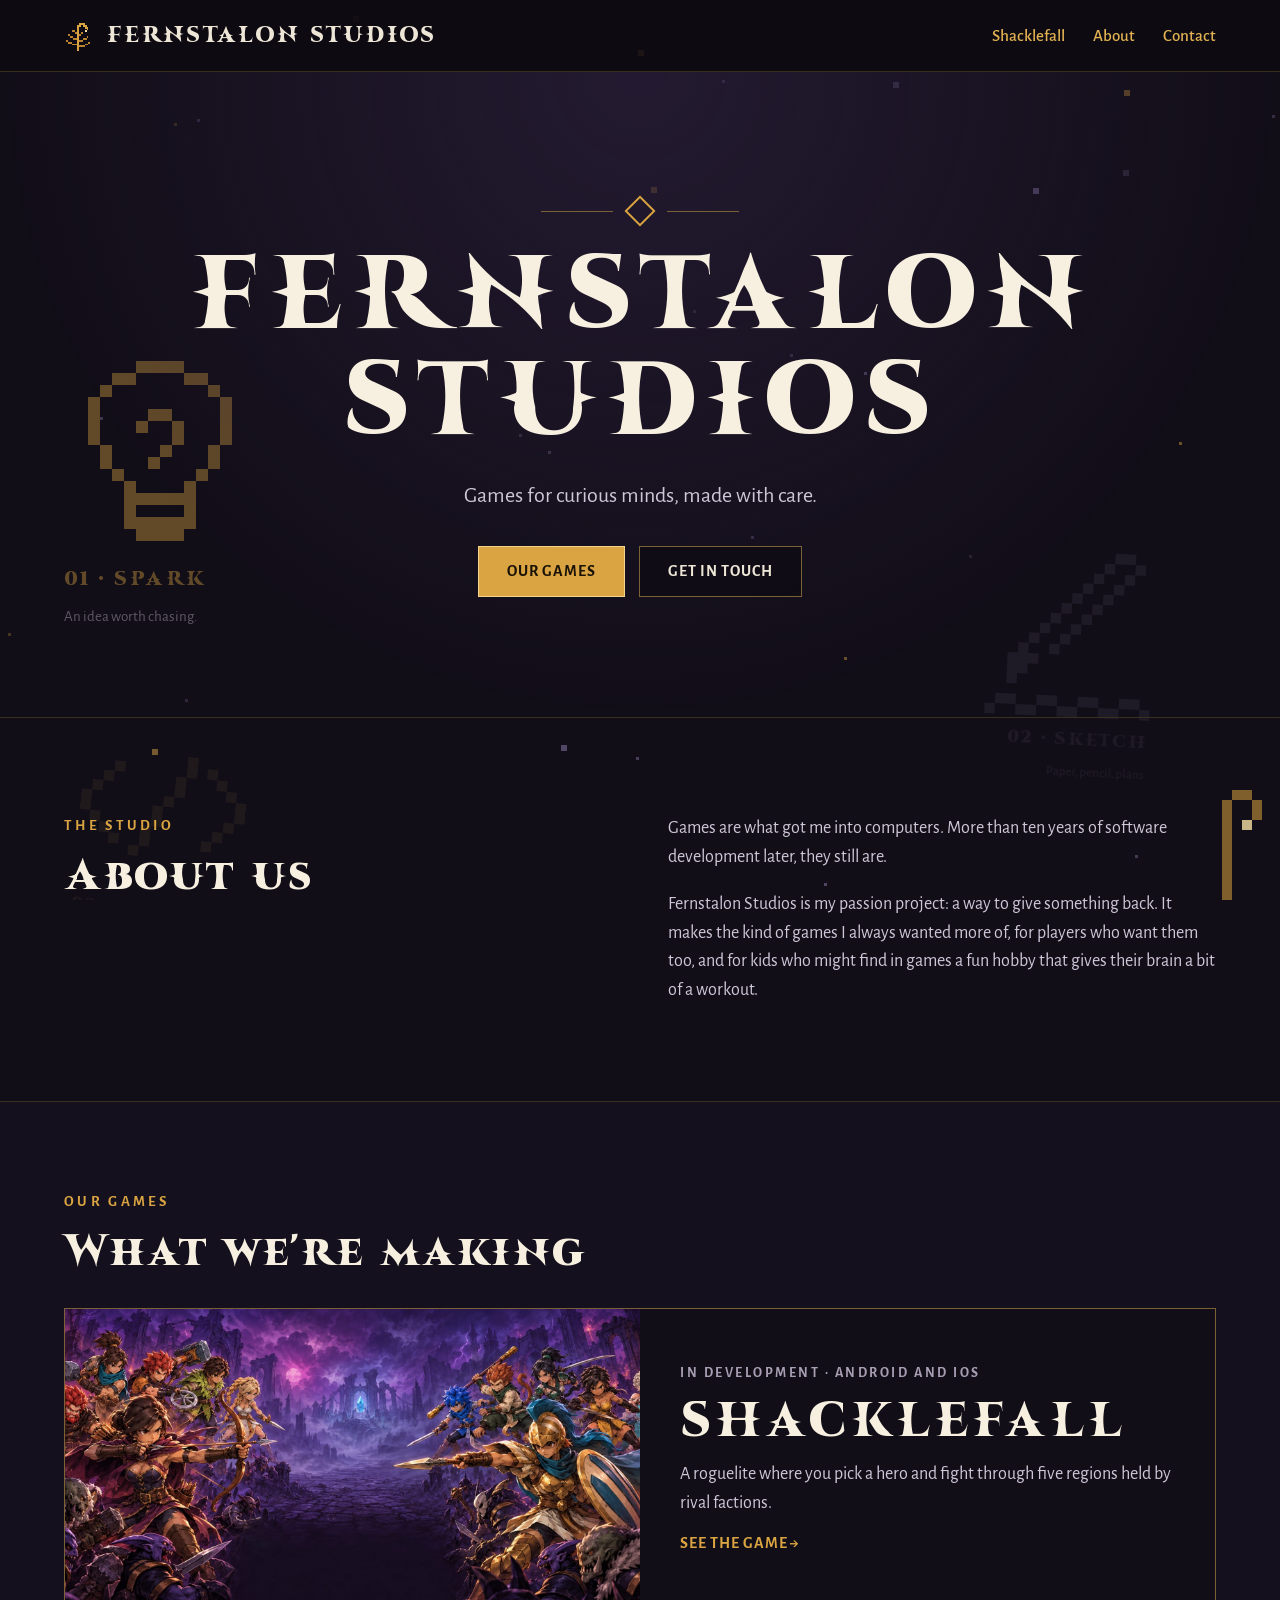
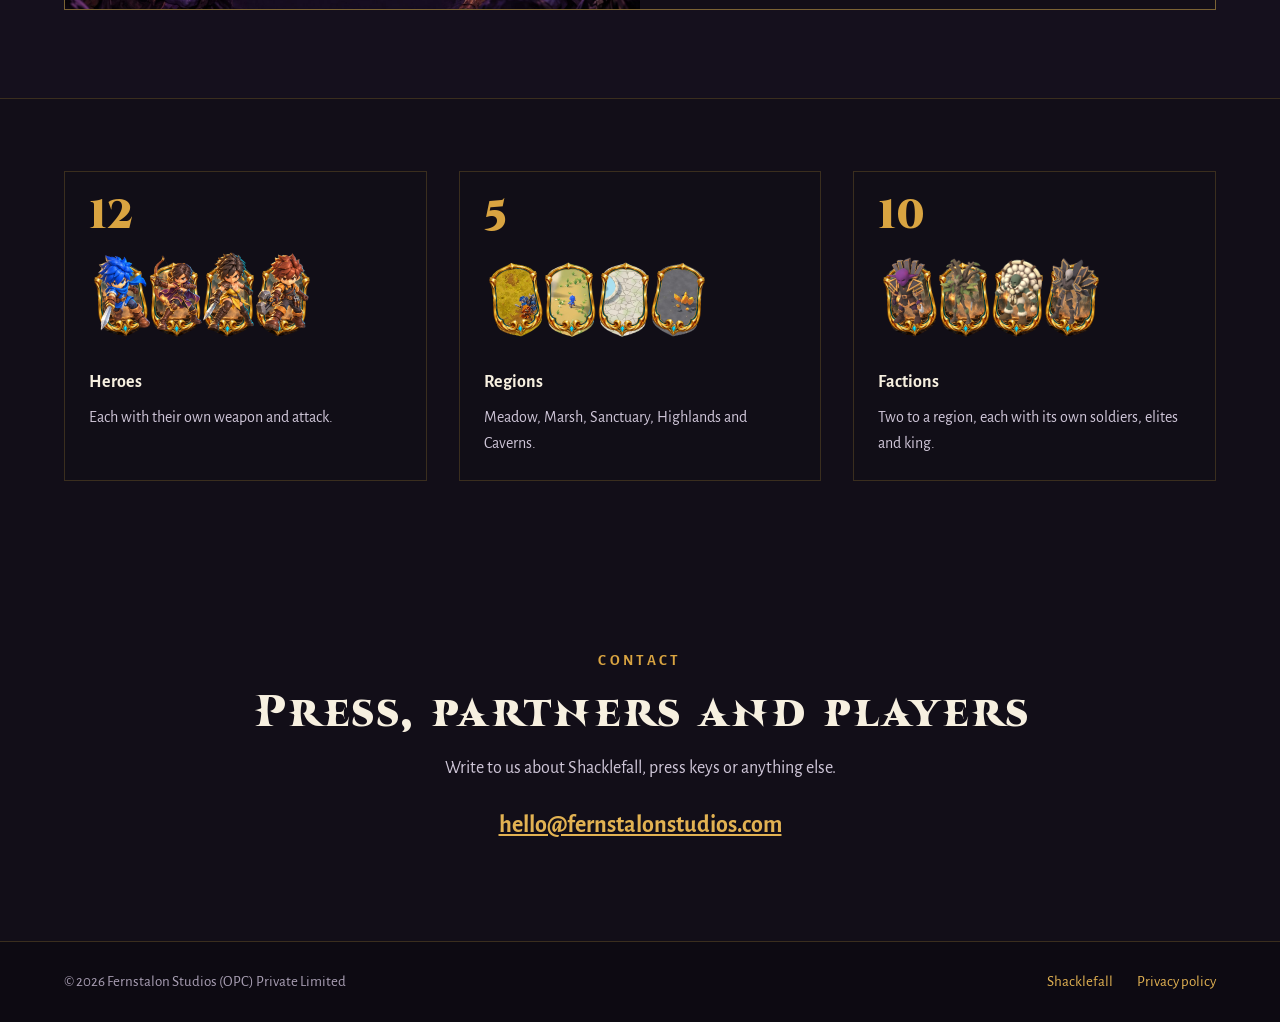
<file: index.html>
<!doctype html>
<html lang="en">
<head>
<meta charset="utf-8">
<meta name="viewport" content="width=device-width, initial-scale=1">
<title>Fernstalon Studios</title>
<meta name="description" content="Fernstalon Studios makes games for curious minds. Our first game is Shacklefall, a mobile roguelite for Android and iOS.">
<link rel="canonical" href="https://fernstalonstudios.com/">
<meta property="og:type" content="website">
<meta property="og:site_name" content="Fernstalon Studios">
<meta property="og:title" content="Fernstalon Studios">
<meta property="og:description" content="Games for curious minds, made with care.">
<meta property="og:url" content="https://fernstalonstudios.com/">
<meta property="og:image" content="https://fernstalonstudios.com/assets/img/og-image.jpg">
<meta name="twitter:card" content="summary_large_image">
<meta name="theme-color" content="#120E18">
<link rel="icon" href="/assets/img/logo.svg" type="image/svg+xml">
<link rel="icon" href="/assets/img/favicon-32.png" sizes="32x32" type="image/png">
<link rel="apple-touch-icon" href="/assets/img/apple-touch-icon.png">
<link rel="preconnect" href="https://fonts.googleapis.com">
<link rel="preconnect" href="https://fonts.gstatic.com" crossorigin>
<link rel="stylesheet" href="https://fonts.googleapis.com/css2?family=Alegreya+Sans:wght@400;500;700&display=swap">
<link rel="stylesheet" href="/assets/site.css">
</head>
<body class="has-cycle">
<a class="skip" href="#main">Skip to content</a>
<div class="dev-cycle" aria-hidden="true"></div>
<div class="page">

<header class="site-header">
<nav class="wrap" aria-label="Main">
<a class="brand" href="/"><img src="/assets/img/logo.svg" alt="" width="30" height="30"><span>FERNSTALON STUDIOS</span></a>
<div class="nav-links">
<a href="/shacklefall/">Shacklefall</a>
<a href="#about">About</a>
<a href="#contact">Contact</a>
</div>
</nav>
</header>

<main id="main">
<section class="studio-hero">
<div class="wrap">
<div class="ornament" aria-hidden="true"><i></i><b></b><i></i></div>
<h1>FERNSTALON<br>STUDIOS</h1>
<p>Games for curious minds, made with care.</p>
<div class="actions">
<a class="btn btn-gold" href="#games">Our games</a>
<a class="btn" href="#contact">Get in touch</a>
</div>
</div>
</section>

<section id="about" class="wrap split">
<div class="stack">
<div class="eyebrow">The studio</div>
<h2 class="section-title">About us</h2>
</div>
<div class="stack-lg muted">
<p>Games are what got me into computers. More than ten years of software development later, they still are.</p>
<p>Fernstalon Studios is my passion project: a way to give something back. It makes the kind of games I always wanted more of, for players who want them too, and for kids who might find in games a fun hobby that gives their brain a bit of a workout.</p>
</div>
</section>

<section id="games" class="band">
<div class="wrap">
<div class="stack">
<div class="eyebrow">Our games</div>
<h2 class="section-title">What we're making</h2>
</div>
<a class="game-card" href="/shacklefall/">
<img src="/assets/img/key-art.jpg" alt="Shacklefall key art: heroes facing a horde in a ruined violet land" width="1920" height="864">
<div class="body">
<div class="meta">In development · Android and iOS</div>
<div class="name">SHACKLEFALL</div>
<p class="muted">A roguelite where you pick a hero and fight through five regions held by rival factions.</p>
<span class="more">See the game →</span>
</div>
</a>
</div>
</section>

<section class="wrap stats" aria-label="Shacklefall at a glance">
<div class="stat">
<div class="num">12</div>
<div class="fan" aria-hidden="true">
<div class="card"><img src="/assets/img/card-background.png" alt=""><img src="/assets/img/card-frame.png" alt=""><img class="portrait" src="/assets/img/hero-co01.png" alt=""></div>
<div class="card"><img src="/assets/img/card-background.png" alt=""><img src="/assets/img/card-frame.png" alt=""><img class="portrait" src="/assets/img/hero-co19.png" alt=""></div>
<div class="card"><img src="/assets/img/card-background.png" alt=""><img src="/assets/img/card-frame.png" alt=""><img class="portrait" src="/assets/img/hero-co62.png" alt=""></div>
<div class="card"><img src="/assets/img/card-background.png" alt=""><img src="/assets/img/card-frame.png" alt=""><img class="portrait" src="/assets/img/hero-co03.png" alt=""></div>
</div>
<div class="foot"><div class="label">Heroes</div><div class="line">Each with their own weapon and attack.</div></div>
</div>
<div class="stat">
<div class="num">5</div>
<div class="fan" aria-hidden="true">
<div class="card"><div class="window"><img src="/assets/img/region-meadow.jpg" alt=""></div><img src="/assets/img/card-frame.png" alt=""></div>
<div class="card"><div class="window"><img src="/assets/img/region-highlands.jpg" alt=""></div><img src="/assets/img/card-frame.png" alt=""></div>
<div class="card"><div class="window"><img src="/assets/img/region-sanctuary.jpg" alt=""></div><img src="/assets/img/card-frame.png" alt=""></div>
<div class="card"><div class="window"><img src="/assets/img/region-caverns.jpg" alt=""></div><img src="/assets/img/card-frame.png" alt=""></div>
</div>
<div class="foot"><div class="label">Regions</div><div class="line">Meadow, Marsh, Sanctuary, Highlands and Caverns.</div></div>
</div>
<div class="stat">
<div class="num">10</div>
<div class="fan" aria-hidden="true">
<div class="card"><img src="/assets/img/card-background.png" alt=""><img src="/assets/img/card-frame.png" alt=""><img class="king" src="/assets/img/king-f01.png" alt=""></div>
<div class="card"><img src="/assets/img/card-background.png" alt=""><img src="/assets/img/card-frame.png" alt=""><img class="king" src="/assets/img/king-f05.png" alt=""></div>
<div class="card"><img src="/assets/img/card-background.png" alt=""><img src="/assets/img/card-frame.png" alt=""><img class="king" src="/assets/img/king-f08.png" alt=""></div>
<div class="card"><img src="/assets/img/card-background.png" alt=""><img src="/assets/img/card-frame.png" alt=""><img class="king" src="/assets/img/king-f10.png" alt=""></div>
</div>
<div class="foot"><div class="label">Factions</div><div class="line">Two to a region, each with its own soldiers, elites and king.</div></div>
</div>
</section>

<section id="contact" class="wrap contact">
<div class="eyebrow">Contact</div>
<h2 class="section-title">Press, partners and players</h2>
<p class="muted" style="max-width: 560px">Write to us about Shacklefall, press keys or anything else.</p>
<a class="mail" href="mailto:hello@fernstalonstudios.com">hello@fernstalonstudios.com</a>
</section>
</main>

<footer class="site-footer">
<div class="wrap">
<span>© 2026 Fernstalon Studios (OPC) Private Limited</span>
<div class="links"><a href="/shacklefall/">Shacklefall</a><a href="/privacy/">Privacy policy</a></div>
</div>
</footer>
</div>
<script src="/assets/dev-cycle.js" defer></script>
<script src="/assets/contact.js" defer></script>
</body>
</html>
</file>
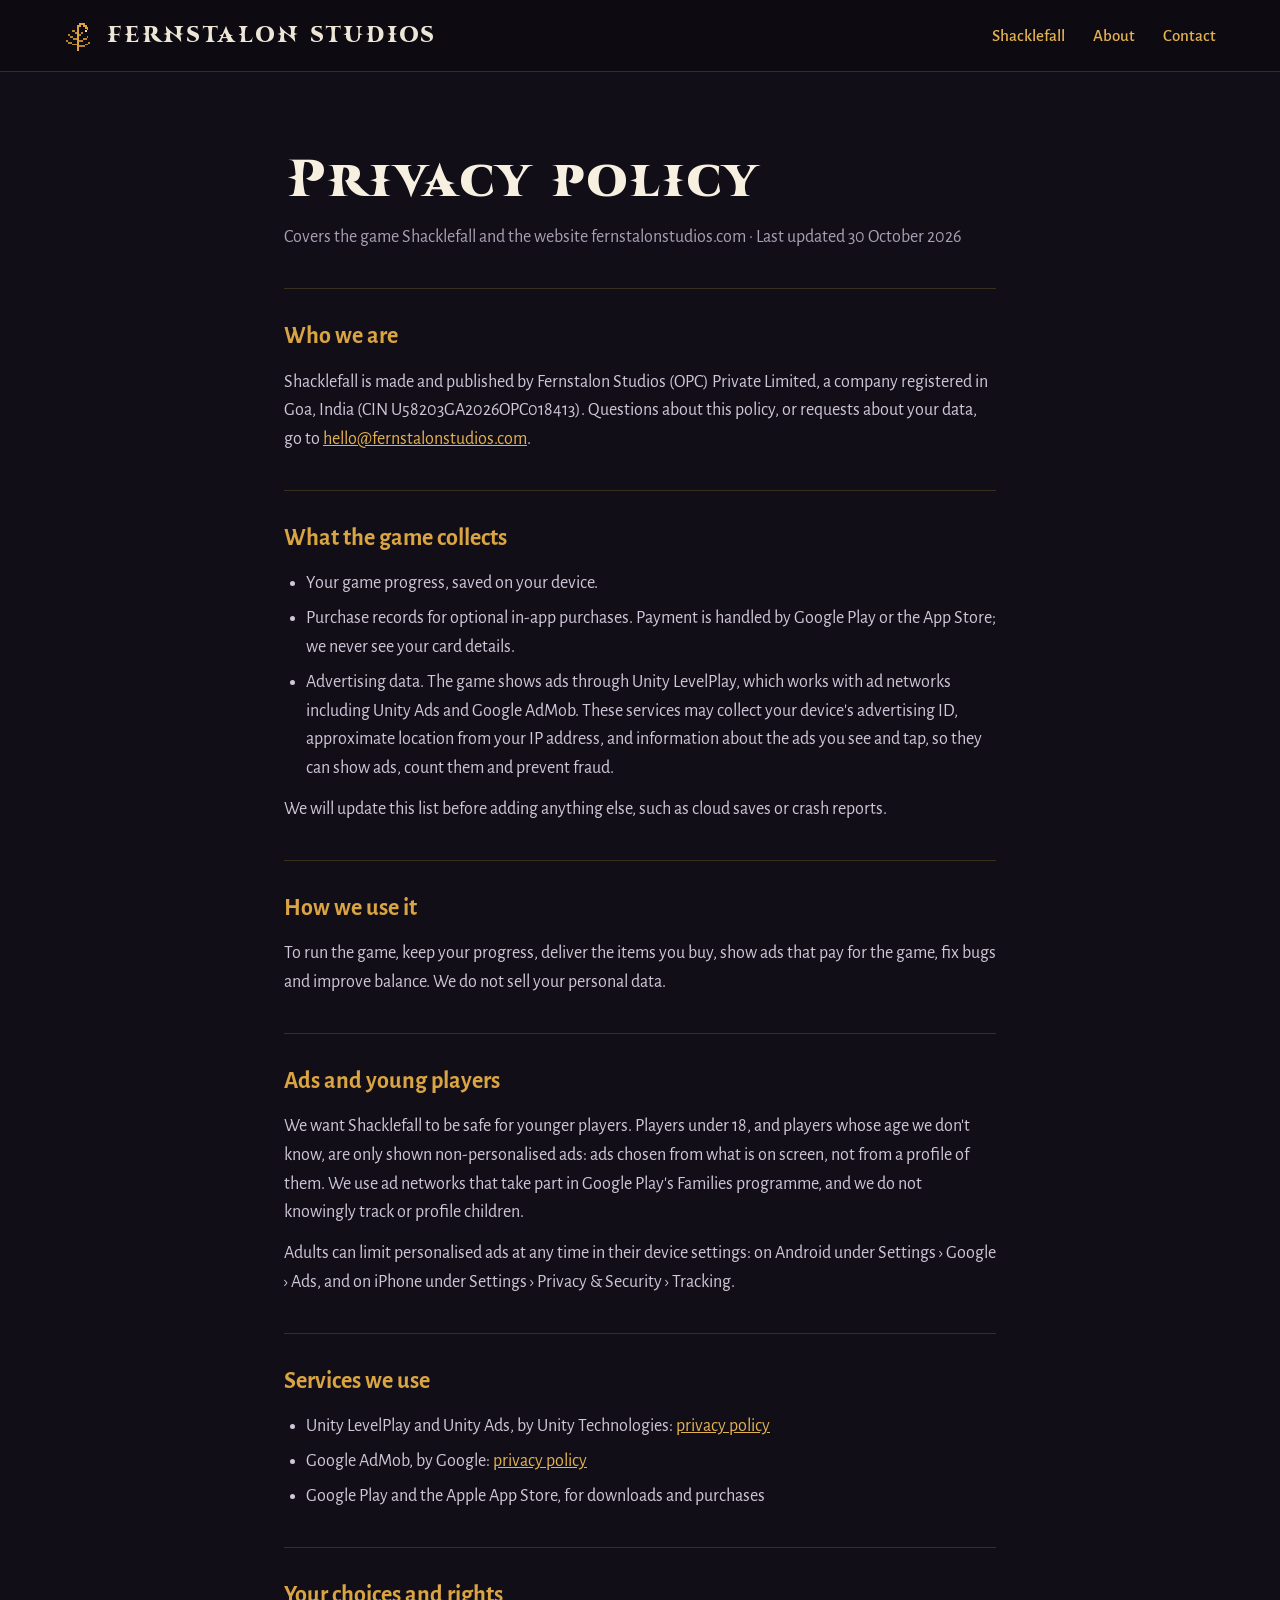
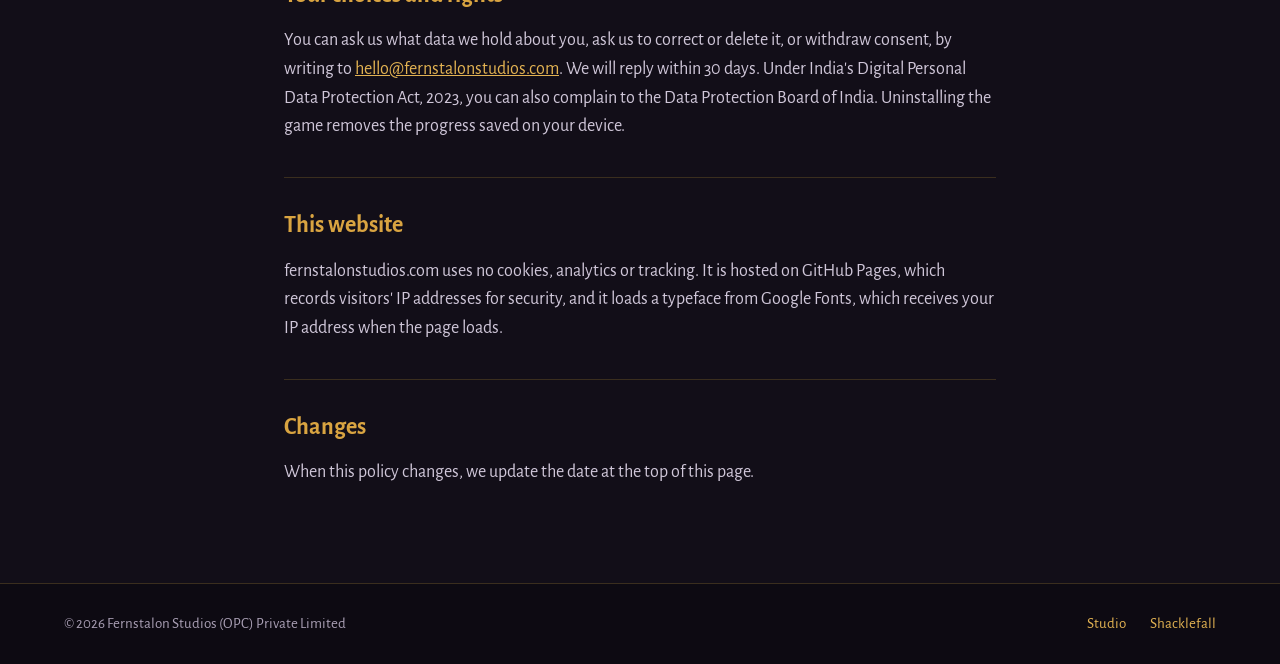
<file: privacy/index.html>
<!doctype html>
<html lang="en">
<head>
<meta charset="utf-8">
<meta name="viewport" content="width=device-width, initial-scale=1">
<title>Privacy policy — Fernstalon Studios</title>
<meta name="description" content="How Shacklefall and fernstalonstudios.com handle your data.">
<link rel="canonical" href="https://fernstalonstudios.com/privacy/">
<meta name="theme-color" content="#120E18">
<link rel="icon" href="/assets/img/logo.svg" type="image/svg+xml">
<link rel="icon" href="/assets/img/favicon-32.png" sizes="32x32" type="image/png">
<link rel="apple-touch-icon" href="/assets/img/apple-touch-icon.png">
<link rel="preconnect" href="https://fonts.googleapis.com">
<link rel="preconnect" href="https://fonts.gstatic.com" crossorigin>
<link rel="stylesheet" href="https://fonts.googleapis.com/css2?family=Alegreya+Sans:wght@400;500;700&display=swap">
<link rel="stylesheet" href="/assets/site.css">
</head>
<body>
<a class="skip" href="#main">Skip to content</a>
<div class="page">

<header class="site-header">
<nav class="wrap" aria-label="Main">
<a class="brand" href="/"><img src="/assets/img/logo.svg" alt="" width="30" height="30"><span>FERNSTALON STUDIOS</span></a>
<div class="nav-links">
<a href="/shacklefall/">Shacklefall</a>
<a href="/#about">About</a>
<a href="/#contact">Contact</a>
</div>
</nav>
</header>

<main id="main" class="legal">
<div class="stack">
<h1>Privacy policy</h1>
<p style="color: var(--text-3)">Covers the game Shacklefall and the website fernstalonstudios.com · Last updated 30 October 2026</p>
</div>

<section>
<h2>Who we are</h2>
<p>Shacklefall is made and published by Fernstalon Studios (OPC) Private Limited, a company registered in Goa, India (CIN U58203GA2026OPC018413). Questions about this policy, or requests about your data, go to <a href="mailto:hello@fernstalonstudios.com">hello@fernstalonstudios.com</a>.</p>
</section>

<section>
<h2>What the game collects</h2>
<ul>
<li>Your game progress, saved on your device.</li>
<li>Purchase records for optional in-app purchases. Payment is handled by Google Play or the App Store; we never see your card details.</li>
<li>Advertising data. The game shows ads through Unity LevelPlay, which works with ad networks including Unity Ads and Google AdMob. These services may collect your device's advertising ID, approximate location from your IP address, and information about the ads you see and tap, so they can show ads, count them and prevent fraud.</li>
</ul>
<p>We will update this list before adding anything else, such as cloud saves or crash reports.</p>
</section>

<section>
<h2>How we use it</h2>
<p>To run the game, keep your progress, deliver the items you buy, show ads that pay for the game, fix bugs and improve balance. We do not sell your personal data.</p>
</section>

<section>
<h2>Ads and young players</h2>
<p>We want Shacklefall to be safe for younger players. Players under 18, and players whose age we don't know, are only shown non-personalised ads: ads chosen from what is on screen, not from a profile of them. We use ad networks that take part in Google Play's Families programme, and we do not knowingly track or profile children.</p>
<p>Adults can limit personalised ads at any time in their device settings: on Android under Settings › Google › Ads, and on iPhone under Settings › Privacy &amp; Security › Tracking.</p>
</section>

<section>
<h2>Services we use</h2>
<ul>
<li>Unity LevelPlay and Unity Ads, by Unity Technologies: <a href="https://unity.com/legal/game-player-and-app-user-privacy-policy">privacy policy</a></li>
<li>Google AdMob, by Google: <a href="https://policies.google.com/privacy">privacy policy</a></li>
<li>Google Play and the Apple App Store, for downloads and purchases</li>
</ul>
</section>

<section>
<h2>Your choices and rights</h2>
<p>You can ask us what data we hold about you, ask us to correct or delete it, or withdraw consent, by writing to <a href="mailto:hello@fernstalonstudios.com">hello@fernstalonstudios.com</a>. We will reply within 30 days. Under India's Digital Personal Data Protection Act, 2023, you can also complain to the Data Protection Board of India. Uninstalling the game removes the progress saved on your device.</p>
</section>

<section>
<h2>This website</h2>
<p>fernstalonstudios.com uses no cookies, analytics or tracking. It is hosted on GitHub Pages, which records visitors' IP addresses for security, and it loads a typeface from Google Fonts, which receives your IP address when the page loads.</p>
</section>

<section>
<h2>Changes</h2>
<p>When this policy changes, we update the date at the top of this page.</p>
</section>
</main>

<footer class="site-footer">
<div class="wrap">
<span>© 2026 Fernstalon Studios (OPC) Private Limited</span>
<div class="links"><a href="/">Studio</a><a href="/shacklefall/">Shacklefall</a></div>
</div>
</footer>
</div>
<script src="/assets/contact.js" defer></script>
</body>
</html>
</file>
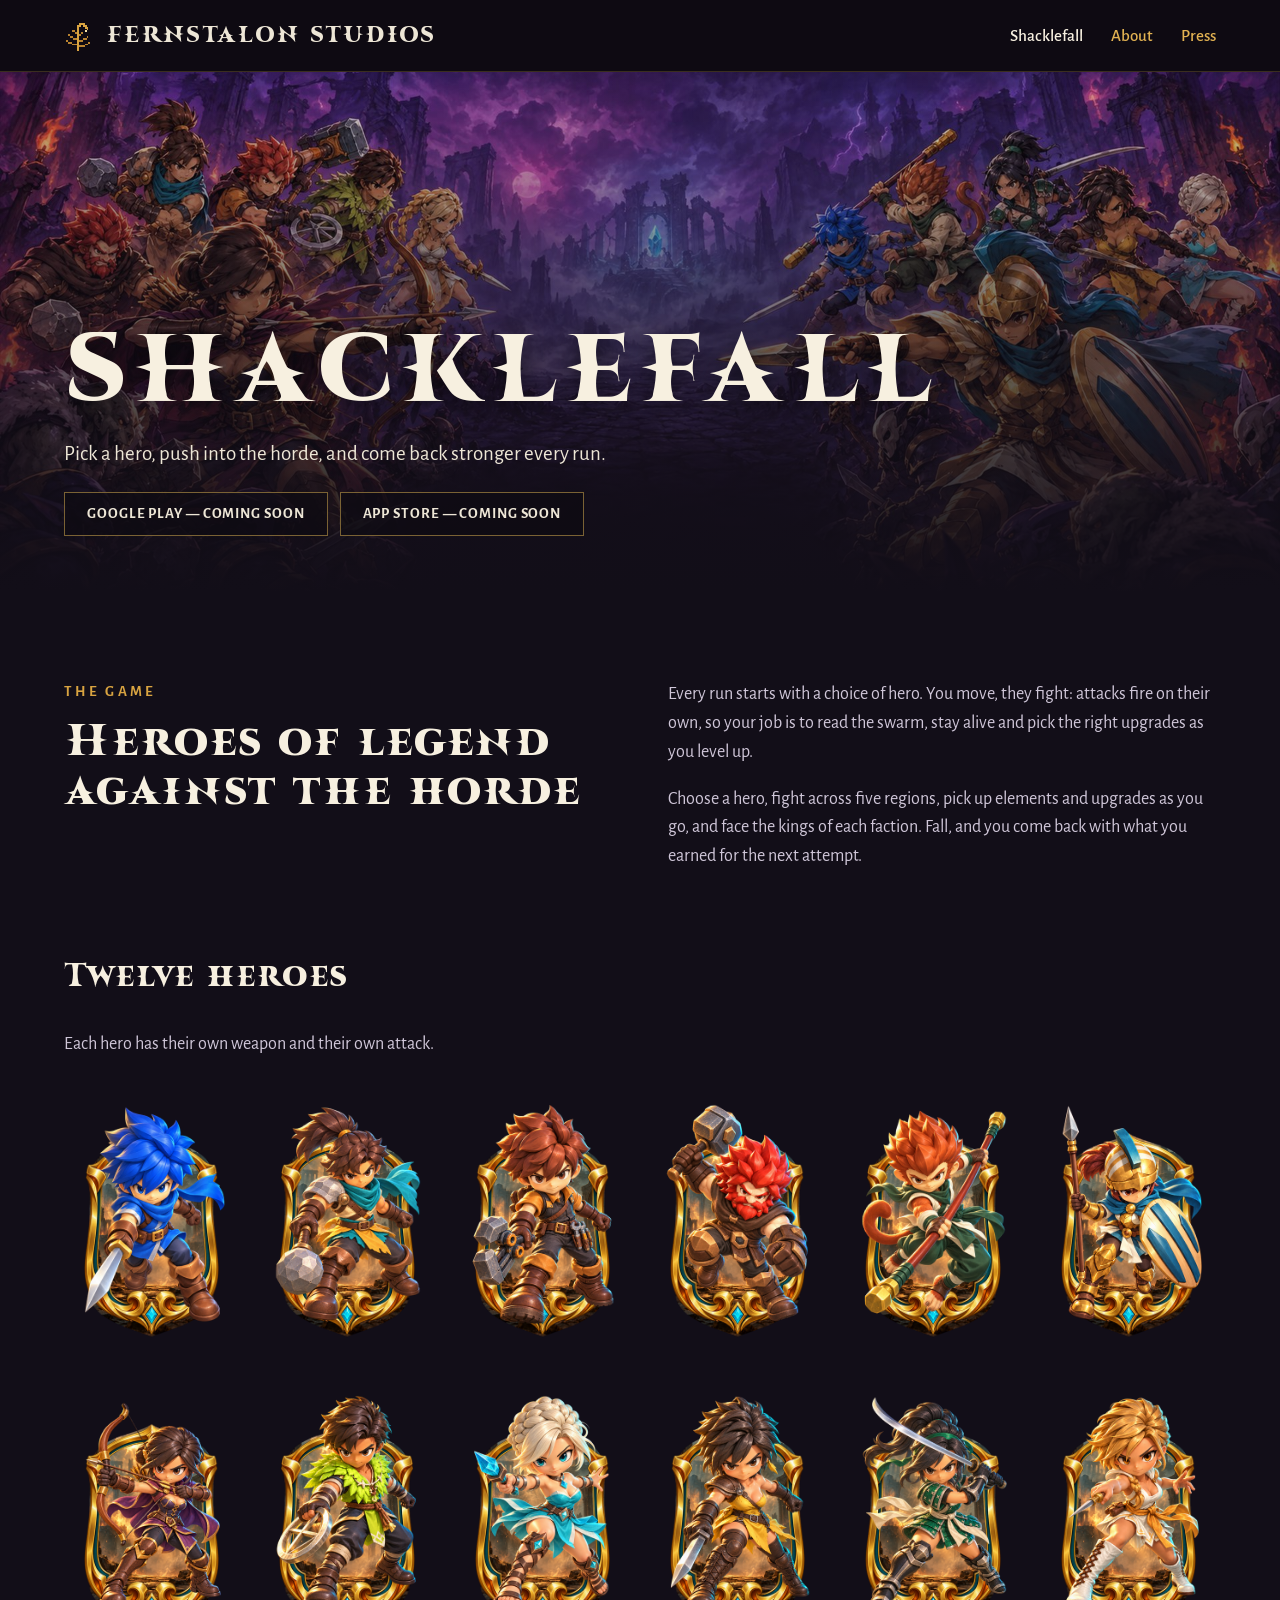
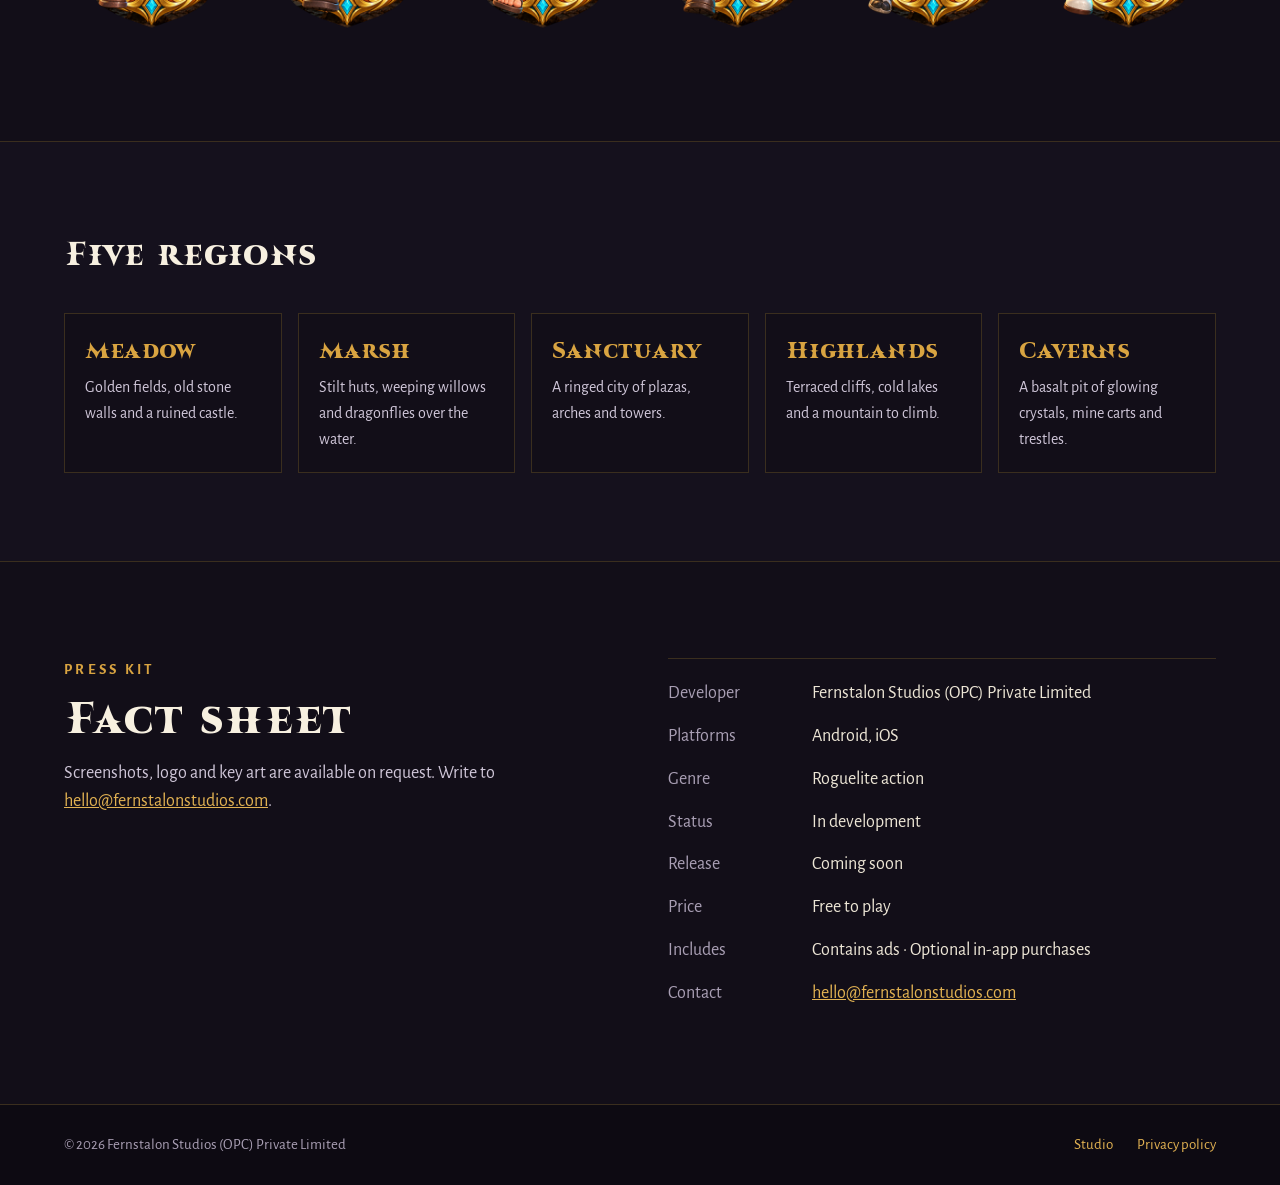
<file: shacklefall/index.html>
<!doctype html>
<html lang="en">
<head>
<meta charset="utf-8">
<meta name="viewport" content="width=device-width, initial-scale=1">
<title>Shacklefall — Fernstalon Studios</title>
<meta name="description" content="Shacklefall is a free-to-play roguelite for Android and iOS. Pick a hero, fight through five regions and break the factions that hold them.">
<link rel="canonical" href="https://fernstalonstudios.com/shacklefall/">
<meta property="og:type" content="website">
<meta property="og:site_name" content="Fernstalon Studios">
<meta property="og:title" content="Shacklefall">
<meta property="og:description" content="Pick a hero, push into the horde, and come back stronger every run.">
<meta property="og:url" content="https://fernstalonstudios.com/shacklefall/">
<meta property="og:image" content="https://fernstalonstudios.com/assets/img/og-image.jpg">
<meta name="twitter:card" content="summary_large_image">
<meta name="theme-color" content="#120E18">
<link rel="icon" href="/assets/img/logo.svg" type="image/svg+xml">
<link rel="icon" href="/assets/img/favicon-32.png" sizes="32x32" type="image/png">
<link rel="apple-touch-icon" href="/assets/img/apple-touch-icon.png">
<link rel="preconnect" href="https://fonts.googleapis.com">
<link rel="preconnect" href="https://fonts.gstatic.com" crossorigin>
<link rel="stylesheet" href="https://fonts.googleapis.com/css2?family=Alegreya+Sans:wght@400;500;700&display=swap">
<link rel="stylesheet" href="/assets/site.css">
</head>
<body>
<a class="skip" href="#main">Skip to content</a>
<div class="page">

<header class="site-header">
<nav class="wrap" aria-label="Main">
<a class="brand" href="/"><img src="/assets/img/logo.svg" alt="" width="30" height="30"><span>FERNSTALON STUDIOS</span></a>
<div class="nav-links">
<a href="/shacklefall/" aria-current="page">Shacklefall</a>
<a href="/#about">About</a>
<a href="#press">Press</a>
</div>
</nav>
</header>

<main id="main">
<section class="game-hero">
<img src="/assets/img/key-art.jpg" alt="Shacklefall key art: heroes facing a horde in a ruined violet land" width="1920" height="864">
<div class="wrap">
<h1>SHACKLEFALL</h1>
<p>Pick a hero, push into the horde, and come back stronger every run.</p>
<div class="badges">
<span class="badge">Google Play — coming soon</span>
<span class="badge">App Store — coming soon</span>
</div>
</div>
</section>

<section class="wrap split" style="padding-top: 88px; padding-bottom: 40px">
<div class="stack">
<div class="eyebrow">The game</div>
<h2 class="section-title">Heroes of legend against the horde</h2>
</div>
<div class="stack-lg muted">
<p>Every run starts with a choice of hero. You move, they fight: attacks fire on their own, so your job is to read the swarm, stay alive and pick the right upgrades as you level up.</p>
<p>Choose a hero, fight across five regions, pick up elements and upgrades as you go, and face the kings of each faction. Fall, and you come back with what you earned for the next attempt.</p>
</div>
</section>

<section class="wrap section">
<h2 class="sub-title">Twelve heroes</h2>
<p class="muted">Each hero has their own weapon and their own attack.</p>
<div class="hero-grid">
<div class="card"><img src="/assets/img/card-background.png" alt="" loading="lazy"><img src="/assets/img/card-frame.png" alt="" loading="lazy"><img class="portrait" src="/assets/img/hero-co01.png" alt="A Shacklefall hero card" loading="lazy"></div>
<div class="card"><img src="/assets/img/card-background.png" alt="" loading="lazy"><img src="/assets/img/card-frame.png" alt="" loading="lazy"><img class="portrait" src="/assets/img/hero-co02.png" alt="A Shacklefall hero card" loading="lazy"></div>
<div class="card"><img src="/assets/img/card-background.png" alt="" loading="lazy"><img src="/assets/img/card-frame.png" alt="" loading="lazy"><img class="portrait" src="/assets/img/hero-co03.png" alt="A Shacklefall hero card" loading="lazy"></div>
<div class="card"><img src="/assets/img/card-background.png" alt="" loading="lazy"><img src="/assets/img/card-frame.png" alt="" loading="lazy"><img class="portrait" src="/assets/img/hero-co04.png" alt="A Shacklefall hero card" loading="lazy"></div>
<div class="card"><img src="/assets/img/card-background.png" alt="" loading="lazy"><img src="/assets/img/card-frame.png" alt="" loading="lazy"><img class="portrait" src="/assets/img/hero-co05.png" alt="A Shacklefall hero card" loading="lazy"></div>
<div class="card"><img src="/assets/img/card-background.png" alt="" loading="lazy"><img src="/assets/img/card-frame.png" alt="" loading="lazy"><img class="portrait" src="/assets/img/hero-co06.png" alt="A Shacklefall hero card" loading="lazy"></div>
<div class="card"><img src="/assets/img/card-background.png" alt="" loading="lazy"><img src="/assets/img/card-frame.png" alt="" loading="lazy"><img class="portrait" src="/assets/img/hero-co19.png" alt="A Shacklefall hero card" loading="lazy"></div>
<div class="card"><img src="/assets/img/card-background.png" alt="" loading="lazy"><img src="/assets/img/card-frame.png" alt="" loading="lazy"><img class="portrait" src="/assets/img/hero-co60.png" alt="A Shacklefall hero card" loading="lazy"></div>
<div class="card"><img src="/assets/img/card-background.png" alt="" loading="lazy"><img src="/assets/img/card-frame.png" alt="" loading="lazy"><img class="portrait" src="/assets/img/hero-co61.png" alt="A Shacklefall hero card" loading="lazy"></div>
<div class="card"><img src="/assets/img/card-background.png" alt="" loading="lazy"><img src="/assets/img/card-frame.png" alt="" loading="lazy"><img class="portrait" src="/assets/img/hero-co62.png" alt="A Shacklefall hero card" loading="lazy"></div>
<div class="card"><img src="/assets/img/card-background.png" alt="" loading="lazy"><img src="/assets/img/card-frame.png" alt="" loading="lazy"><img class="portrait" src="/assets/img/hero-co63.png" alt="A Shacklefall hero card" loading="lazy"></div>
<div class="card"><img src="/assets/img/card-background.png" alt="" loading="lazy"><img src="/assets/img/card-frame.png" alt="" loading="lazy"><img class="portrait" src="/assets/img/hero-co64.png" alt="A Shacklefall hero card" loading="lazy"></div>
</div>
</section>

<section class="band">
<div class="wrap">
<h2 class="sub-title">Five regions</h2>
<div class="regions">
<div class="region"><div class="name">Meadow</div><p>Golden fields, old stone walls and a ruined castle.</p></div>
<div class="region"><div class="name">Marsh</div><p>Stilt huts, weeping willows and dragonflies over the water.</p></div>
<div class="region"><div class="name">Sanctuary</div><p>A ringed city of plazas, arches and towers.</p></div>
<div class="region"><div class="name">Highlands</div><p>Terraced cliffs, cold lakes and a mountain to climb.</p></div>
<div class="region"><div class="name">Caverns</div><p>A basalt pit of glowing crystals, mine carts and trestles.</p></div>
</div>
</div>
</section>

<section id="press" class="wrap split">
<div class="stack">
<div class="eyebrow">Press kit</div>
<h2 class="section-title">Fact sheet</h2>
<p class="muted">Screenshots, logo and key art are available on request. Write to <a href="mailto:hello@fernstalonstudios.com">hello@fernstalonstudios.com</a>.</p>
</div>
<dl class="facts">
<dt>Developer</dt><dd>Fernstalon Studios (OPC) Private Limited</dd>
<dt>Platforms</dt><dd>Android, iOS</dd>
<dt>Genre</dt><dd>Roguelite action</dd>
<dt>Status</dt><dd>In development</dd>
<dt>Release</dt><dd>Coming soon</dd>
<dt>Price</dt><dd>Free to play</dd>
<dt>Includes</dt><dd>Contains ads · Optional in-app purchases</dd>
<dt>Contact</dt><dd><a href="mailto:hello@fernstalonstudios.com">hello@fernstalonstudios.com</a></dd>
</dl>
</section>
</main>

<footer class="site-footer">
<div class="wrap">
<span>© 2026 Fernstalon Studios (OPC) Private Limited</span>
<div class="links"><a href="/">Studio</a><a href="/privacy/">Privacy policy</a></div>
</div>
</footer>
</div>
<script src="/assets/contact.js" defer></script>
</body>
</html>
</file>
<file: assets/site.css>
@font-face {
  font-family: "Shacklecut";
  src: url("fonts/Shacklecut-Regular.ttf") format("truetype");
  font-display: swap;
}

:root {
  --bg: #120E18;
  --bg-deep: #0D0A12;
  --panel: rgba(18, 14, 24, 0.86);
  --panel-2: rgba(23, 18, 31, 0.82);
  --line: #3A2E1E;
  --line-gold: #7A6234;
  --gold: #D9A441;
  --gold-hi: #F4D58D;
  --text: #EDE6D6;
  --text-2: #CFC6D8;
  --text-3: #A99FB4;
  --title: #F7F0E0;
}

* { box-sizing: border-box; }
html { scroll-behavior: smooth; }
body {
  margin: 0;
  background: var(--bg);
  color: var(--text);
  font-family: "Alegreya Sans", system-ui, sans-serif;
  font-size: 18px;
  line-height: 1.6;
}
img { max-width: 100%; }
a { color: #E2B252; }
a:hover { color: var(--gold-hi); }
:focus-visible { outline: 2px solid var(--gold-hi); outline-offset: 3px; }
.skip { position: absolute; left: -9999px; }
.skip:focus { left: 16px; top: 12px; z-index: 10; background: var(--bg-deep); padding: 8px 14px; }

.display { font-family: "Shacklecut", serif; font-weight: 400; }
.wrap { max-width: 1200px; margin: 0 auto; padding-left: 24px; padding-right: 24px; }
.page { position: relative; z-index: 1; }

/* Header and footer */
.site-header { border-bottom: 1px solid var(--line); background: rgba(13, 10, 18, 0.86); position: relative; z-index: 2; }
.site-header nav { display: flex; flex-wrap: wrap; align-items: center; justify-content: space-between; gap: 16px; padding-top: 18px; padding-bottom: 18px; }
.brand { display: flex; align-items: center; gap: 12px; text-decoration: none; color: var(--text); }
.brand img { width: 30px; height: 30px; image-rendering: pixelated; }
.brand span { font-family: "Shacklecut", serif; font-size: 22px; letter-spacing: 0.06em; }
.nav-links { display: flex; flex-wrap: wrap; gap: 28px; font-size: 17px; font-weight: 500; }
.nav-links a { text-decoration: none; }
.nav-links a[aria-current="page"] { color: var(--title); }
.site-footer { border-top: 1px solid var(--line); background: var(--bg-deep); position: relative; z-index: 1; }
.site-footer .wrap { display: flex; flex-wrap: wrap; justify-content: space-between; gap: 16px; padding-top: 28px; padding-bottom: 28px; font-size: 15px; color: var(--text-3); }
.site-footer .links { display: flex; flex-wrap: wrap; gap: 24px; }
.site-footer a { text-decoration: none; }

/* Type */
.eyebrow { font-size: 15px; font-weight: 700; letter-spacing: 0.22em; text-transform: uppercase; color: var(--gold); }
h2.section-title { margin: 0; font-family: "Shacklecut", serif; font-weight: 400; font-size: 44px; line-height: 1.1; color: var(--title); }
h2.sub-title { margin: 0; font-family: "Shacklecut", serif; font-weight: 400; font-size: 32px; color: var(--title); }
.muted { color: var(--text-2); }
p { margin: 0; }

/* Buttons */
.btn { display: inline-flex; align-items: center; min-height: 44px; padding: 12px 28px; text-decoration: none; font-weight: 700; letter-spacing: 0.06em; text-transform: uppercase; font-size: 16px; border: 1px solid var(--line-gold); color: var(--text); background: rgba(13, 10, 18, 0.6); }
.btn:hover { color: var(--title); border-color: var(--gold); }
.btn-gold { background: var(--gold); color: #1A1206; border-color: var(--gold-hi); }
.btn-gold:hover { background: var(--gold-hi); color: #1A1206; }
.badge { display: inline-flex; align-items: center; min-height: 44px; padding: 0 22px; border: 1px solid var(--line-gold); background: rgba(13, 10, 18, 0.7); font-weight: 700; font-size: 15px; letter-spacing: 0.06em; text-transform: uppercase; }

/* Home hero */
.studio-hero { background: radial-gradient(ellipse at 50% 0%, rgba(42, 31, 58, 0.75) 0%, rgba(18, 14, 24, 0) 70%); border-bottom: 1px solid var(--line); }
.studio-hero .wrap { padding-top: 128px; padding-bottom: 120px; display: flex; flex-direction: column; align-items: center; text-align: center; gap: 22px; }
.ornament { display: flex; align-items: center; gap: 16px; }
.ornament i { width: 72px; height: 1px; background: var(--line-gold); display: block; }
.ornament b { width: 22px; height: 22px; border: 2px solid var(--gold); transform: rotate(45deg); display: block; }
.studio-hero h1 { margin: 0; font-family: "Shacklecut", serif; font-weight: 400; font-size: clamp(32px, 8.6vw, 104px); line-height: 1.02; letter-spacing: 0.05em; color: var(--title); }
.studio-hero p { max-width: 620px; font-size: 22px; color: var(--text-2); }
.actions { display: flex; flex-wrap: wrap; justify-content: center; gap: 14px; margin-top: 10px; }

.split { display: grid; grid-template-columns: repeat(auto-fit, minmax(300px, 1fr)); gap: 56px; align-items: start; padding-top: 96px; padding-bottom: 96px; }
.stack { display: flex; flex-direction: column; gap: 14px; }
.stack-lg { display: flex; flex-direction: column; gap: 18px; }

.band { border-top: 1px solid var(--line); border-bottom: 1px solid var(--line); background: var(--panel-2); }
.band .wrap { padding-top: 88px; padding-bottom: 88px; display: flex; flex-direction: column; gap: 32px; }

.game-card { display: grid; grid-template-columns: repeat(auto-fit, minmax(320px, 1fr)); text-decoration: none; color: var(--text); border: 1px solid var(--line-gold); background: var(--bg); overflow: hidden; }
.game-card > img { width: 100%; height: 100%; min-height: 300px; object-fit: cover; display: block; }
.game-card .body { padding: 40px; display: flex; flex-direction: column; gap: 14px; justify-content: center; }
.game-card .meta { font-size: 14px; font-weight: 700; letter-spacing: 0.18em; text-transform: uppercase; color: var(--text-3); }
.game-card .name { font-family: "Shacklecut", serif; font-size: 48px; line-height: 1; letter-spacing: 0.04em; color: var(--title); }
.game-card .more { color: var(--gold); font-weight: 700; letter-spacing: 0.06em; text-transform: uppercase; font-size: 16px; }
.game-card:hover { border-color: var(--gold); }

.stats { display: grid; grid-template-columns: repeat(auto-fit, minmax(240px, 1fr)); gap: 32px; padding-top: 72px; padding-bottom: 72px; }
.stat { display: flex; flex-direction: column; gap: 8px; padding: 24px; border: 1px solid var(--line); background: var(--panel); }
.stat .num { font-family: "Shacklecut", serif; font-size: 40px; color: var(--gold); line-height: 1; }
.stat .foot { display: flex; flex-direction: column; gap: 8px; }
.stat .label { font-weight: 700; color: var(--title); }
.stat .line { color: var(--text-2); font-size: 16px; }

/* Card fans and cards */
.fan { display: flex; padding: 6px 0 14px 10px; }
.fan .card { width: 64px; margin-left: -10px; }
.fan .card:nth-child(1) { transform: rotate(-8deg); }
.fan .card:nth-child(2) { transform: rotate(-3deg); }
.fan .card:nth-child(3) { transform: rotate(3deg); }
.fan .card:nth-child(4) { transform: rotate(8deg); }
.card { position: relative; aspect-ratio: 2 / 3; }
.card > img, .card .window { position: absolute; inset: 0; width: 100%; height: 100%; display: block; }
.card .portrait { position: absolute; left: 7.94%; top: 1.74%; width: 84.11%; height: 84.2%; object-fit: contain; display: block; }
.card .king { position: absolute; left: 12%; top: 8%; width: 76%; height: 70%; object-fit: contain; object-position: center bottom; display: block; }
.card .window { -webkit-mask: url("img/card-background.png") center / 100% 100% no-repeat; mask: url("img/card-background.png") center / 100% 100% no-repeat; overflow: hidden; }
.card .window img { width: 100%; height: 100%; object-fit: cover; display: block; }
.hero-grid { display: grid; grid-template-columns: repeat(auto-fill, minmax(160px, 1fr)); gap: 28px 20px; padding-top: 12px; }

.contact { padding-top: 96px; padding-bottom: 96px; display: flex; flex-direction: column; align-items: center; text-align: center; gap: 16px; }
.contact .mail { font-size: 24px; font-weight: 700; margin-top: 8px; }

/* Game page */
.game-hero { position: relative; overflow: hidden; min-height: 520px; display: flex; align-items: flex-end; }
.game-hero > img { position: absolute; inset: 0; width: 100%; height: 100%; object-fit: cover; object-position: center 25%; }
.game-hero::after { content: ""; position: absolute; inset: 0; background: linear-gradient(to top, var(--bg) 0%, rgba(18, 14, 24, 0.6) 50%, rgba(18, 14, 24, 0.15) 100%); }
.game-hero .wrap { position: relative; z-index: 1; width: 100%; padding-bottom: 56px; display: flex; flex-direction: column; gap: 16px; }
.game-hero h1 { margin: 0; font-family: "Shacklecut", serif; font-weight: 400; font-size: clamp(44px, 8vw, 96px); line-height: 1; letter-spacing: 0.04em; color: var(--title); text-shadow: 0 4px 24px rgba(0, 0, 0, 0.6); }
.game-hero p { max-width: 620px; font-size: 21px; }
.badges { display: flex; flex-wrap: wrap; gap: 12px; margin-top: 6px; }
.section { padding-top: 40px; padding-bottom: 88px; display: flex; flex-direction: column; gap: 28px; }
.regions { display: grid; grid-template-columns: repeat(auto-fit, minmax(180px, 1fr)); gap: 16px; }
.region { padding: 20px; border: 1px solid var(--line); background: var(--bg); display: flex; flex-direction: column; gap: 6px; }
.region .name { font-family: "Shacklecut", serif; font-size: 22px; color: var(--gold); }
.region p { color: var(--text-2); font-size: 16px; }
.facts { margin: 0; display: grid; grid-template-columns: minmax(120px, auto) 1fr; gap: 14px 24px; border-top: 1px solid var(--line); padding-top: 20px; }
.facts dt { color: var(--text-3); }
.facts dd { margin: 0; }

/* Privacy */
.legal { max-width: 760px; margin: 0 auto; padding: 80px 24px 96px; display: flex; flex-direction: column; gap: 36px; }
.legal h1 { margin: 0; font-family: "Shacklecut", serif; font-weight: 400; font-size: 52px; line-height: 1.1; color: var(--title); }
.legal section { display: flex; flex-direction: column; gap: 12px; border-top: 1px solid var(--line); padding-top: 28px; color: var(--text-2); }
.legal h2 { margin: 0; font-size: 24px; color: var(--gold); }
.legal ul { margin: 0; padding-left: 22px; display: flex; flex-direction: column; gap: 6px; }

/* Scrolling background on the home page */
.dev-cycle { position: fixed; inset: 0; z-index: 0; pointer-events: none; overflow: hidden; }
.dev-cycle .dust { position: absolute; left: 0; right: 0; top: 0; height: 170vh; will-change: transform; }
.dev-cycle .dust i { position: absolute; display: block; }
.dev-cycle .stage { position: absolute; width: clamp(120px, 15vw, 220px); display: flex; flex-direction: column; gap: 10px; transition: opacity 0.35s ease; will-change: transform, opacity; }
.dev-cycle .stage.left { left: 5%; align-items: flex-start; text-align: left; }
.dev-cycle .stage.right { right: 9%; align-items: flex-end; text-align: right; }
.dev-cycle .stage svg { width: 100%; height: auto; display: block; }
.dev-cycle .stage .t { font-family: "Shacklecut", serif; font-size: 20px; letter-spacing: 0.08em; }
.dev-cycle .stage .l { font-size: 15px; color: var(--text-2); }
.dev-cycle .fern { position: absolute; right: 18px; bottom: 0; width: 96px; height: 100%; }
.dev-cycle .fern i { position: absolute; display: block; width: 10px; height: 10px; transition: opacity 0.4s ease; }
.dev-cycle .loop { position: absolute; right: 24px; top: 96px; font-family: "Shacklecut", serif; font-size: 16px; letter-spacing: 0.1em; color: var(--gold); opacity: 0; transition: opacity 0.5s ease; }
.has-cycle .studio-hero, .has-cycle .band, .has-cycle .stat { backdrop-filter: none; }
@media (max-width: 760px) {
  .dev-cycle { opacity: 0.4; }
  .dev-cycle .stage .l { display: none; }
  .dev-cycle .stage .t { font-size: 15px; }
  .game-card .body { padding: 28px; }
}
@media (prefers-reduced-motion: reduce) {
  html { scroll-behavior: auto; }
  .dev-cycle * { transition: none !important; }
}

/* "Address copied" note for email links */
.toast { position: fixed; left: 50%; bottom: 28px; z-index: 20; transform: translate(-50%, 12px); opacity: 0; transition: opacity 0.25s ease, transform 0.25s ease; background: #1E1729; color: var(--title); border: 1px solid var(--gold); padding: 12px 20px; font-size: 16px; font-weight: 500; max-width: calc(100% - 32px); text-align: center; }
.toast.show { opacity: 1; transform: translate(-50%, 0); }
</file>
